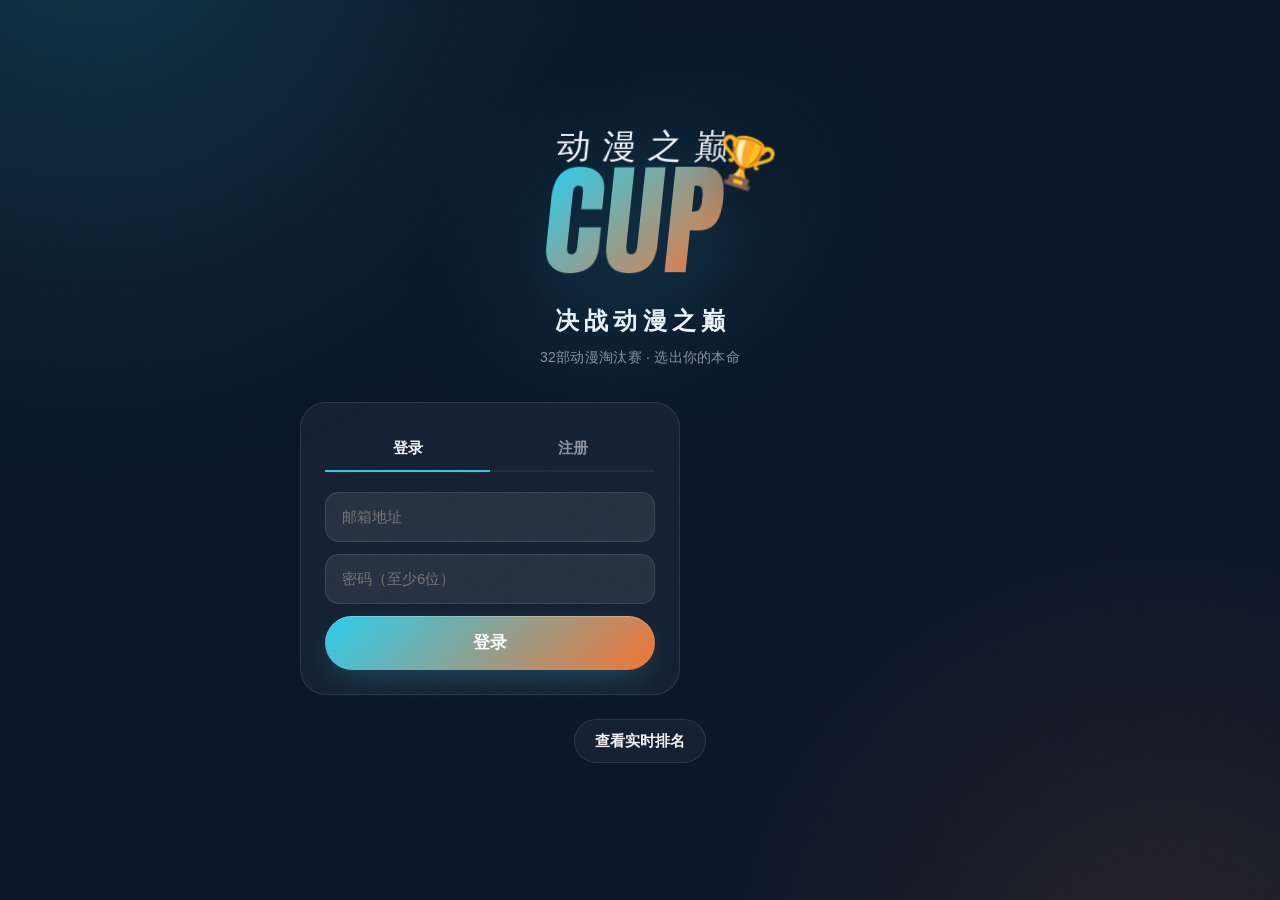
<file: index.html>
<!DOCTYPE html>
<html lang="zh-CN">
<head>
<meta charset="UTF-8">
<meta name="viewport" content="width=device-width, initial-scale=1, viewport-fit=cover">
<meta name="theme-color" content="#0a1628">
<meta name="color-scheme" content="dark">
<meta name="mobile-web-app-capable" content="yes">
<meta name="apple-mobile-web-app-capable" content="yes">
<meta name="apple-mobile-web-app-status-bar-style" content="black-translucent">
<title>决战动漫之巅</title>
<meta name="description" content="32部动漫淘汰赛投票，选出你的本命动漫！">
<meta property="og:title" content="决战动漫之巅">
<meta property="og:description" content="32部动漫淘汰赛投票，选出你的本命动漫！">
<meta property="og:type" content="website">
<link rel="icon" href="data:image/svg+xml,%3Csvg xmlns='http://www.w3.org/2000/svg' viewBox='0 0 100 100'%3E%3Ctext y='.9em' font-size='90'%3E%F0%9F%8F%86%3C/text%3E%3C/svg%3E">
<link rel="preload" href="fonts/anton-400.woff2" as="font" type="font/woff2" crossorigin>
<link rel="stylesheet" href="css/style.css?v=vote-3">
</head>
<body>
<div class="ambient" aria-hidden="true">
  <div class="blob b1"></div>
  <div class="blob b2"></div>
</div>
<div class="grain" aria-hidden="true"></div>

<main id="app"></main>
<div id="overlays"></div>
<canvas id="fx" aria-hidden="true"></canvas>

<script src="js/util.js?v=vote-3"></script>
<script src="js/tournament.js?v=vote-3"></script>
<script type="module" src="js/app.js?v=vote-3"></script>
</body>
</html>
</file>
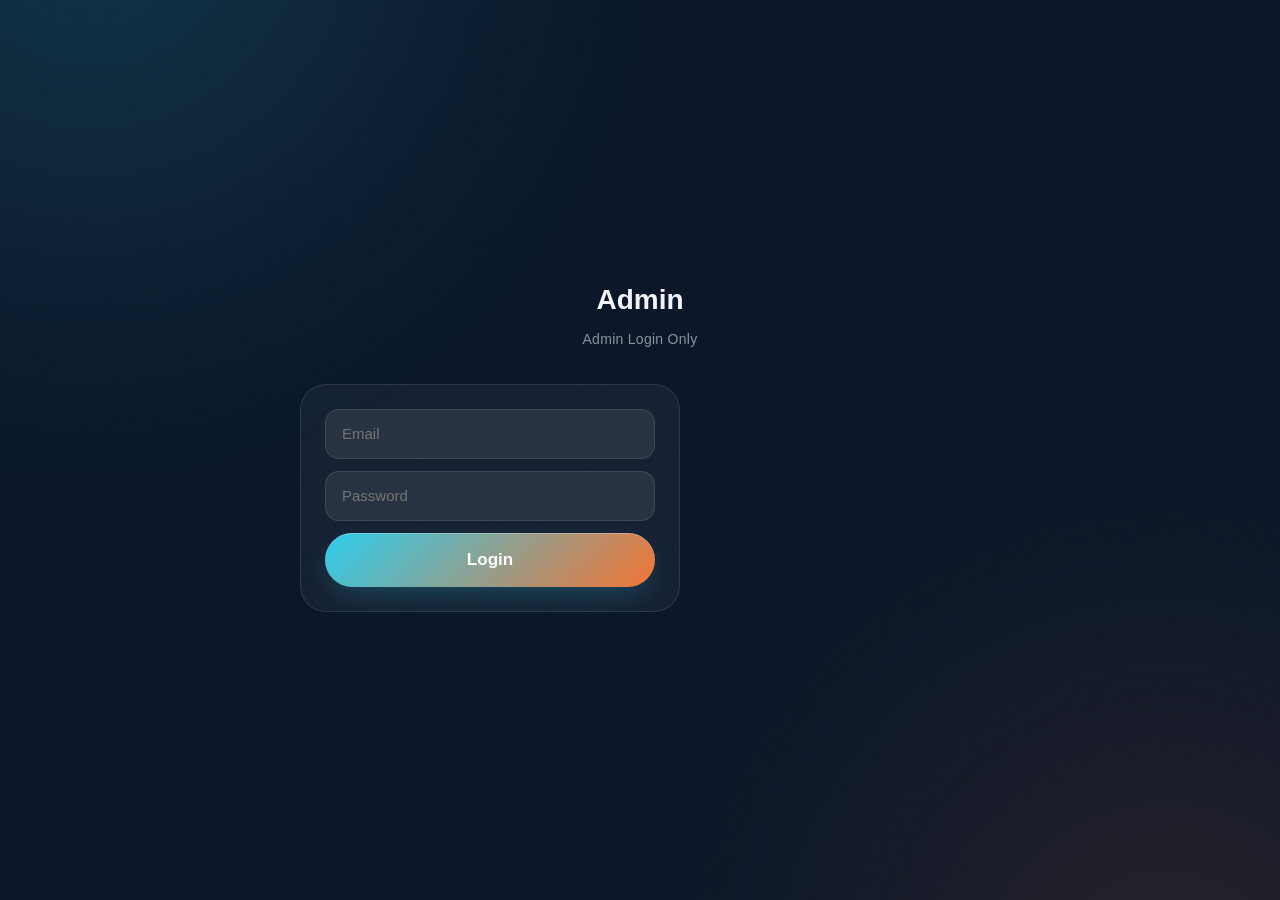
<file: admin.html>
<!DOCTYPE html>
<html lang="zh-CN">
<head>
<meta charset="UTF-8">
<meta name="viewport" content="width=device-width, initial-scale=1, viewport-fit=cover">
<meta name="theme-color" content="#0a1628">
<title>后台管理 · 决战动漫之巅</title>
<link rel="stylesheet" href="css/style.css?v=admin-2">
</head>
<body>
<div class="ambient" aria-hidden="true">
  <div class="blob b1"></div>
  <div class="blob b2"></div>
</div>
<div class="grain" aria-hidden="true"></div>
<main id="app"></main>
<div id="overlays"></div>

<script src="js/util.js?v=admin-2"></script>
<script src="js/api.js?v=admin-2"></script>
<script type="module" src="js/admin.js?v=admin-2"></script>
</body>
</html>
</file>
<file: css/style.css>
/* ============================================================
   决战动漫之巅
   深色 · 玻璃拟态 · 青-橙品牌色
   ============================================================ */

@font-face {
  font-family: "Anton";
  font-style: normal;
  font-weight: 400;
  font-display: swap;
  src: url("../fonts/anton-400.woff2") format("woff2");
  unicode-range: U+0000-00FF, U+0131, U+0152-0153, U+02BB-02BC, U+02C6, U+02DA, U+02DC, U+0304, U+0308, U+0329, U+2000-206F, U+20AC, U+2122, U+2191, U+2193, U+2212, U+2215, U+FEFF, U+FFFD;
}
@font-face {
  font-family: "Space Grotesk";
  font-style: normal;
  font-weight: 300 700;
  font-display: swap;
  src: url("../fonts/space-grotesk.woff2") format("woff2");
  unicode-range: U+0000-00FF, U+0131, U+0152-0153, U+02BB-02BC, U+02C6, U+02DA, U+02DC, U+0304, U+0308, U+0329, U+2000-206F, U+20AC, U+2122, U+2191, U+2193, U+2212, U+2215, U+FEFF, U+FFFD;
}

:root {
  --bg: #0a1628;
  --panel: rgba(255, 255, 255, .045);
  --panel-2: rgba(255, 255, 255, .08);
  --line: rgba(255, 255, 255, .1);
  --line-soft: rgba(255, 255, 255, .06);
  --txt: #f4f4f8;
  --dim: rgba(235, 235, 245, .58);
  --dim2: rgba(235, 235, 245, .34);
  --acc1: hsl(190 85% 55%);
  --acc2: hsl(20 90% 58%);
  --acc1-soft: hsl(190 85% 55% / .34);
  --acc2-soft: hsl(20 90% 58% / .26);
  --grad: linear-gradient(135deg, var(--acc1), var(--acc2));
  --r-lg: 26px;
  --r-md: 18px;
  --r-sm: 12px;
  --font-cn: -apple-system, "PingFang SC", "Noto Sans SC", "Hiragino Sans GB", "Microsoft YaHei", sans-serif;
  --font-en: "Space Grotesk", "SF Pro Display", -apple-system, sans-serif;
  --font-display: "Anton", "Space Grotesk", "Arial Narrow", sans-serif;
  --shadow-card: 0 18px 50px -18px rgb(0 0 0 / .65);
  --topbar-h: 58px;
}

* { margin: 0; padding: 0; box-sizing: border-box; -webkit-tap-highlight-color: transparent; }

html { color-scheme: dark; overflow-x: clip; }
body {
  background: var(--bg);
  color: var(--txt);
  font-family: var(--font-cn);
  font-size: 16px;
  line-height: 1.5;
  min-height: 100vh;
  min-height: 100dvh;
  overflow-x: clip;
  -webkit-font-smoothing: antialiased;
  text-rendering: optimizeLegibility;
}

button { font: inherit; color: inherit; background: none; border: 0; cursor: pointer; }
input { font: inherit; color: inherit; }
img { display: block; max-width: 100%; }
svg { display: block; }
::selection { background: var(--acc1-soft); }

.en { font-family: var(--font-en); }

/* ---------- 氛围背景 ---------- */
.ambient { position: fixed; inset: 0; z-index: -2; overflow: hidden; }
.blob {
  position: absolute;
  width: 72vmax; height: 72vmax;
  border-radius: 50%;
  filter: blur(70px);
  opacity: .5;
  transition: background 1.2s ease;
}
.b1 {
  top: -32vmax; left: -18vmax;
  background: radial-gradient(circle at 35% 35%, var(--acc1-soft), transparent 62%);
  animation: drift1 26s ease-in-out infinite alternate;
}
.b2 {
  bottom: -36vmax; right: -20vmax;
  background: radial-gradient(circle at 60% 60%, var(--acc2-soft), transparent 62%);
  animation: drift2 32s ease-in-out infinite alternate;
}
@keyframes drift1 { to { transform: translate(9vmax, 7vmax) rotate(24deg); } }
@keyframes drift2 { to { transform: translate(-8vmax, -6vmax) rotate(-18deg); } }

.grain {
  position: fixed; inset: 0; z-index: 90;
  pointer-events: none; opacity: .05;
  background-image: url("data:image/svg+xml,%3Csvg xmlns='http://www.w3.org/2000/svg' width='140' height='140'%3E%3Cfilter id='n'%3E%3CfeTurbulence type='fractalNoise' baseFrequency='0.9' numOctaves='2'/%3E%3C/filter%3E%3Crect width='140' height='140' filter='url(%23n)' opacity='.6'/%3E%3C/svg%3E");
}

#fx {
  position: fixed; inset: 0; z-index: 95;
  pointer-events: none; opacity: 0;
  transition: opacity .4s;
}

/* ---------- 顶栏 ---------- */
.topbar[hidden] { display: none; }
.topbar {
  position: fixed; top: 0; left: 0; right: 0; z-index: 40;
  height: calc(var(--topbar-h) + env(safe-area-inset-top));
  padding: env(safe-area-inset-top) 10px 0;
  display: flex; align-items: center; gap: 4px;
  background: rgb(10 16 28 / .68);
  backdrop-filter: blur(20px) saturate(1.4);
  -webkit-backdrop-filter: blur(20px) saturate(1.4);
  border-bottom: 1px solid var(--line-soft);
}
.tb-btn {
  width: 42px; height: 42px;
  display: grid; place-items: center;
  border-radius: 50%;
  color: var(--dim);
  transition: color .2s, background .2s, transform .15s;
}
.tb-btn svg { width: 21px; height: 21px; }
.tb-btn:active { transform: scale(.9); background: var(--panel-2); color: var(--txt); }
.tb-mid { flex: 1; min-width: 0; text-align: center; line-height: 1.25; }
.tb-artist {
  display: block; font-weight: 700; font-size: 14px;
  white-space: nowrap; overflow: hidden; text-overflow: ellipsis;
}
.tb-phase { display: block; font-size: 11px; color: var(--dim); letter-spacing: .04em; }
.tb-prog {
  position: absolute; left: 0; right: 0; bottom: -2px; height: 2px;
  background: rgb(255 255 255 / .06);
}
.tb-prog i {
  display: block; height: 100%;
  background: var(--grad);
  border-radius: 2px;
  transition: width .5s cubic-bezier(.2, .8, .2, 1);
  box-shadow: 0 0 12px var(--acc1-soft);
}

/* ---------- 布局骨架 ---------- */
#app { min-height: 100vh; min-height: 100dvh; display: flex; flex-direction: column; }
.screen {
  width: 100%; max-width: 520px;
  margin: 0 auto;
  padding: 20px 20px calc(40px + env(safe-area-inset-bottom));
  flex: 1; display: flex; flex-direction: column;
  animation: screenFade .4s ease both;
}
.screen.with-topbar { padding-top: calc(var(--topbar-h) + env(safe-area-inset-top) + 18px); }
.screen.with-cta { padding-bottom: calc(120px + env(safe-area-inset-bottom)); }
@keyframes screenFade { from { opacity: 0; } }
@keyframes screenIn { from { opacity: 0; transform: translateY(14px); } }
.phase-head, .draw-head, .stat-row { animation: screenIn .45s cubic-bezier(.2, .8, .2, 1) both; }

/* ---------- 通用元件 ---------- */
.pill {
  display: inline-flex; align-items: center; gap: 6px;
  padding: 5px 13px;
  border-radius: 999px;
  font-size: 12px; font-weight: 700; letter-spacing: .12em;
  color: var(--txt);
  background: var(--panel-2);
  border: 1px solid var(--line);
}
.pill.grad {
  background: var(--grad);
  border: 0;
  box-shadow: 0 4px 18px -6px var(--acc1-soft);
}
.grad-text {
  background: var(--grad);
  -webkit-background-clip: text; background-clip: text;
  color: transparent;
}
.btn {
  display: inline-flex; align-items: center; justify-content: center; gap: 8px;
  min-height: 54px;
  padding: 0 28px;
  border-radius: 999px;
  font-size: 17px; font-weight: 700;
  transition: transform .16s, box-shadow .25s, opacity .2s, filter .2s;
  user-select: none; -webkit-user-select: none;
}
.btn svg { width: 20px; height: 20px; }
.btn:active { transform: scale(.96); }
.btn.primary {
  background: var(--grad);
  color: #fff;
  box-shadow: 0 10px 32px -10px var(--acc1-soft), inset 0 1px 0 rgb(255 255 255 / .25);
}
.btn.primary:disabled {
  opacity: .38; filter: saturate(.4);
  pointer-events: none;
  box-shadow: none;
}
.btn.ghost {
  background: var(--panel);
  border: 1px solid var(--line);
  color: var(--txt);
  backdrop-filter: blur(10px);
  -webkit-backdrop-filter: blur(10px);
}
.btn.sm { min-height: 44px; padding: 0 20px; font-size: 15px; }

.cta-bar {
  position: fixed; left: 0; right: 0; bottom: 0; z-index: 30;
  padding: 14px 20px calc(16px + env(safe-area-inset-bottom));
  display: flex; justify-content: center; gap: 12px;
  background: linear-gradient(to top, rgb(10 16 28 / .96) 55%, transparent);
}
.cta-bar .btn { flex: 1; max-width: 480px; }

/* ============================================================
   首页
   ============================================================ */
.home {
  gap: 24px;
  min-height: 100vh; min-height: 100dvh;
  padding-bottom: calc(12px + env(safe-area-inset-bottom));
}
.home > .hero { margin-top: auto; }
.home > .home-foot { margin-bottom: auto; }
.hero { text-align: center; padding-top: 10px; }
@keyframes heroFloat { 50% { transform: translateY(-7px) rotate(-3deg); } }

.logo-lockup {
  position: relative;
  display: inline-block;
  margin: 0 auto;
  transform: skewX(-6deg);
  font-family: var(--font-display);
  font-weight: 400;
  text-transform: uppercase;
  line-height: 1;
  filter: drop-shadow(0 28px 70px var(--acc1-soft));
}
.logo-anime {
  display: flex; justify-content: space-between;
  font-size: clamp(28px, 7.5vw, 34px);
  color: var(--txt);
  padding: 0 .12em;
  margin-bottom: 5px;
  letter-spacing: .15em;
}
.logo-anime i { font-style: normal; }
.logo-cup {
  display: block;
  font-size: clamp(94px, 25vw, 122px);
  line-height: .9;
  letter-spacing: .015em;
  padding-right: .05em;
  background: var(--grad);
  -webkit-background-clip: text; background-clip: text;
  color: transparent;
}
.logo-badge {
  position: absolute; top: 8px; right: -38px;
  font-size: 48px; line-height: 1;
  transform: skewX(6deg) rotate(18deg);
  filter: drop-shadow(0 12px 26px rgb(0 0 0 / .55));
  animation: badgeFloat 5s ease-in-out infinite;
}
@keyframes badgeFloat {
  0%, 100% { transform: skewX(6deg) rotate(18deg); }
  50% { transform: skewX(6deg) rotate(10deg) translateY(-6px); }
}
.slogan {
  margin-top: 24px;
  font-size: clamp(20px, 5.6vw, 24px);
  font-weight: 900;
  letter-spacing: .22em;
  padding-left: .22em;
}
.tagline { margin-top: 8px; color: var(--dim); font-size: 14px; letter-spacing: .02em; }

.searchbox { position: relative; }
.search-field {
  display: flex; align-items: center; gap: 10px;
  height: 60px;
  padding: 0 20px;
  border-radius: 20px;
  background: var(--panel-2);
  border: 1px solid var(--line);
  transition: border-color .25s, box-shadow .25s;
}
.searchbox.open .search-field,
.search-field:focus-within {
  border-color: var(--acc1-soft);
  box-shadow: 0 0 0 4px hsl(from var(--acc1) h s l / .12), 0 14px 40px -18px var(--acc1-soft);
}
.search-field svg { width: 21px; height: 21px; color: var(--dim); flex: none; }
.search-field input {
  flex: 1; min-width: 0;
  background: none; border: 0; outline: 0;
  font-size: 17px;
}
.search-field input::placeholder { color: var(--dim2); }
.sug {
  position: absolute; top: calc(100% + 10px); left: 0; right: 0; z-index: 20;
  border-radius: 20px;
  background: rgb(10 20 32 / .97);
  border: 1px solid var(--line);
  backdrop-filter: blur(24px) saturate(1.4);
  -webkit-backdrop-filter: blur(24px) saturate(1.4);
  box-shadow: var(--shadow-card);
  overflow: hidden;
  animation: sugIn .22s cubic-bezier(.2, .8, .2, 1) both;
  max-height: 60vh;
  overflow-y: auto;
}
@keyframes sugIn { from { opacity: 0; transform: translateY(-6px) scale(.985); } }
.sug:empty { display: none; }
.sug-item {
  display: flex; align-items: center; gap: 13px;
  width: 100%;
  padding: 14px 18px;
  text-align: left;
  transition: background .15s;
}
.sug-item:not(:last-child) { border-bottom: 1px solid var(--line-soft); }
.sug-item:active, .sug-item:hover { background: var(--panel-2); }
.sug-item:disabled { opacity: .4; pointer-events: none; }
.sug-meta { min-width: 0; text-align: left; flex: 1; }
.sug-name { display: block; font-weight: 700; font-size: 15px; white-space: nowrap; overflow: hidden; text-overflow: ellipsis; }
.sug-genre { display: block; font-size: 12px; color: var(--dim); margin-top: 2px; }
.sug-empty { padding: 18px; text-align: center; color: var(--dim); font-size: 14px; }
.sug-add-btn { flex: none; width: 28px; height: 28px; display: grid; place-items: center; border-radius: 50%; background: var(--panel-2); color: var(--acc1); }
.sug-add-btn svg { width: 16px; height: 16px; }
.sug-added { flex: none; color: var(--acc1); font-weight: 900; font-size: 18px; }

.chips-wrap { text-align: center; }
.chips-label { font-size: 12px; color: var(--dim2); letter-spacing: .16em; margin-bottom: 12px; }
.chips { display: flex; flex-wrap: wrap; justify-content: center; gap: 9px; }
.chip {
  padding: 9px 17px;
  border-radius: 999px;
  font-size: 14px; font-weight: 500;
  background: var(--panel);
  border: 1px solid var(--line);
  transition: transform .16s, background .2s, border-color .2s;
}
.chip:active { transform: scale(.94); }
.chip:hover { background: var(--panel-2); border-color: var(--acc1-soft); }
.home-foot { text-align: center; font-size: 12px; color: var(--dim2); }

.credit { width: 100%; text-align: center; color: var(--dim2); }
.credit-name {
  font-family: var(--font-en);
  font-size: 12px; font-weight: 700; letter-spacing: .12em;
  color: var(--dim); margin-bottom: 5px;
}
.credit-desc { font-size: 11px; letter-spacing: .08em; }

/* ---------- 加载 ---------- */
.screen.loading { align-items: center; gap: 26px; min-height: 100vh; min-height: 100dvh; text-align: center; }
.screen.loading > .spinner { margin-top: auto; }
.screen.loading > div:last-child { margin-bottom: auto; }
.spinner { position: relative; width: 86px; height: 86px; }
.spinner::before, .spinner::after {
  content: ""; position: absolute; inset: 0;
  border-radius: 50%;
  border: 3px solid transparent;
}
.spinner::before {
  border-top-color: var(--acc1); border-right-color: var(--acc2);
  animation: spin 1s linear infinite;
}
.spinner::after {
  inset: 12px;
  border-bottom-color: var(--acc2);
  opacity: .55;
  animation: spin 1.6s linear infinite reverse;
}
.spinner .note { position: absolute; inset: 0; display: grid; place-items: center; }
.spinner .note svg { width: 30px; height: 30px; color: var(--txt); animation: heroFloat 2.6s ease-in-out infinite; }
@keyframes spin { to { transform: rotate(360deg); } }
.loading-artist { font-size: 22px; font-weight: 900; }
.loading-tip { color: var(--dim); font-size: 14px; min-height: 22px; transition: opacity .3s; }

.ldr {
  display: block;
  width: 15px; height: 15px;
  border-radius: 50%;
  border: 2.5px solid rgb(255 255 255 / .28);
  border-top-color: #fff;
  animation: spin .8s linear infinite;
}

/* ============================================================
   收藏页（选动漫）
   ============================================================ */
.roster-wrap { margin-top: 18px; flex: 1; }
.roster-head {
  display: flex; align-items: baseline; justify-content: space-between;
  margin-bottom: 12px;
}
.roster-head h3 { font-size: 18px; font-weight: 900; }
.roster-count {
  font-family: var(--font-en);
  font-size: 14px; font-weight: 700;
  color: var(--acc1);
  background: var(--acc1-soft);
  padding: 4px 12px;
  border-radius: 999px;
}
.roster-empty { text-align: center; color: var(--dim); font-size: 14px; padding: 24px 0; }
.need-hint { text-align: center; color: var(--dim); font-size: 13px; margin-top: 16px; }

.roster-grid { display: flex; flex-direction: column; gap: 10px; }
.roster-card {
  display: flex; align-items: center; gap: 12px;
  padding: 10px;
  border-radius: var(--r-md);
  background: var(--panel);
  border: 1px solid var(--line-soft);
  animation: screenIn .4s cubic-bezier(.2, .8, .2, 1) both;
  transition: border-color .2s, background .2s;
}
.roster-card:hover { border-color: var(--line); background: var(--panel-2); }
.rart {
  flex: none;
  width: 52px; height: 52px;
  border-radius: 12px;
  overflow: hidden;
  background: var(--panel-2);
}
.rart img { width: 100%; height: 100%; object-fit: cover; }
.rart .noart { width: 100%; height: 100%; display: grid; place-items: center; color: var(--dim2); }
.rart .noart svg { width: 22px; height: 22px; }
.rmeta { flex: 1; min-width: 0; }
.rname {
  font-size: 15px; font-weight: 700;
  white-space: nowrap; overflow: hidden; text-overflow: ellipsis;
}
.rinfo { font-size: 12px; color: var(--dim); margin-top: 2px; }
.rrating {
  display: inline-flex; align-items: center; gap: 3px;
  font-size: 12px; font-weight: 700; color: #ffd166; margin-top: 3px;
}
.rrating svg { width: 12px; height: 12px; }
.rremove {
  flex: none;
  width: 36px; height: 36px;
  display: grid; place-items: center;
  border-radius: 50%;
  color: var(--dim);
  transition: color .2s, background .2s, transform .15s;
}
.rremove svg { width: 18px; height: 18px; }
.rremove:active { transform: scale(.9); background: rgb(255 80 80 / .15); color: #ff5555; }
.rremove:hover { color: #ff5555; }

/* ============================================================
   抽签结果
   ============================================================ */
.draw-head { text-align: center; margin-bottom: 24px; }
.draw-head h2 { font-size: 30px; font-weight: 900; margin: 12px 0 6px; }
.draw-head .sub { color: var(--dim); font-size: 14px; }
.stat-row {
  display: grid; grid-template-columns: repeat(3, 1fr); gap: 10px;
  margin-bottom: 24px;
}
.stat {
  padding: 16px 8px 13px;
  text-align: center;
  border-radius: var(--r-md);
  background: var(--panel);
  border: 1px solid var(--line-soft);
}
.stat b {
  display: block;
  font-family: var(--font-display);
  font-size: 32px; font-weight: 400; line-height: 1.1;
  letter-spacing: .02em;
}
.stat span { font-size: 12px; color: var(--dim); }
.group-grid { display: grid; grid-template-columns: 1fr 1fr; gap: 12px; }
.gcard {
  min-width: 0;
  border-radius: var(--r-md);
  background: var(--panel);
  border: 1px solid var(--line-soft);
  padding: 13px 13px 11px;
  animation: screenIn .5s cubic-bezier(.2, .8, .2, 1) both;
}
.gcard-head {
  display: flex; align-items: baseline; gap: 7px;
  margin-bottom: 10px;
}
.gcard-head b {
  font-family: var(--font-display);
  font-size: 22px; font-weight: 400; font-style: italic;
}
.gcard-head span { font-size: 11px; color: var(--dim2); letter-spacing: .1em; }
.gsong { display: flex; align-items: center; gap: 9px; padding: 4.5px 0; min-width: 0; }
.gsong img, .gsong .noart {
  flex: none;
  width: 30px; height: 30px;
  border-radius: 8px;
  object-fit: cover;
  background: var(--panel-2);
}
.gsong .noart { display: grid; place-items: center; color: var(--dim2); }
.gsong .noart svg { width: 14px; height: 14px; }
.gsong span {
  flex: 1; min-width: 0;
  font-size: 12.5px;
  white-space: nowrap; overflow: hidden; text-overflow: ellipsis;
}

/* ============================================================
   阶段公共头部
   ============================================================ */
.phase-head { text-align: center; margin-bottom: 22px; }
.phase-head h2 {
  font-size: 34px; font-weight: 900;
  margin: 13px 0 5px;
  letter-spacing: .01em;
}
.phase-head h2 .en {
  font-family: var(--font-display);
  font-weight: 400;
  font-size: 1.12em;
  display: inline-block;
  transform: skewX(-8deg);
  padding: 0 .06em;
}
.phase-head .sub { color: var(--dim); font-size: 14px; }
.phase-head .count {
  font-family: var(--font-en);
  color: var(--dim);
  font-size: 13px; letter-spacing: .1em;
  margin-top: 5px;
}

/* ============================================================
   小组赛：2×2 选动漫卡
   ============================================================ */
.pick-grid { display: grid; grid-template-columns: 1fr 1fr; gap: 13px; }
.scard {
  position: relative;
  min-width: 0;
  border-radius: var(--r-md);
  background: var(--panel);
  border: 1.5px solid var(--line-soft);
  overflow: hidden;
  cursor: pointer;
  transition: transform .18s cubic-bezier(.2, .8, .2, 1), border-color .2s, box-shadow .25s, background .2s;
  animation: screenIn .45s cubic-bezier(.2, .8, .2, 1) both;
}
.scard:active { transform: scale(.96); }
.scard .art { position: relative; aspect-ratio: 1; background: var(--panel-2); }
.scard .art img { width: 100%; height: 100%; object-fit: cover; }
.scard .art .noart { position: absolute; inset: 0; display: grid; place-items: center; color: var(--dim2); }
.scard .art .noart svg { width: 34px; height: 34px; }
.scard .meta { padding: 10px 12px 12px; }
.scard .tname {
  font-size: 14.5px; font-weight: 700; line-height: 1.3;
  display: -webkit-box; -webkit-line-clamp: 2; -webkit-box-orient: vertical;
  overflow: hidden;
  min-height: 2.6em;
}
.scard .talbum {
  margin-top: 3px;
  font-size: 11.5px; color: var(--dim2);
  white-space: nowrap; overflow: hidden; text-overflow: ellipsis;
}
.check {
  position: absolute; top: 9px; right: 9px; z-index: 3;
  width: 28px; height: 28px;
  display: grid; place-items: center;
  border-radius: 50%;
  background: var(--grad);
  color: #fff;
  font-size: 15px; font-weight: 900;
  opacity: 0; transform: scale(.4);
  transition: opacity .18s, transform .22s cubic-bezier(.34, 1.56, .64, 1);
  box-shadow: 0 4px 14px -4px var(--acc1-soft);
}
.scard.picked { border-color: transparent; box-shadow: 0 0 0 2px var(--acc1), 0 14px 38px -14px var(--acc1-soft); }
.scard.picked .check { opacity: 1; transform: scale(1); }
.scard.picked .art img { filter: saturate(1.12); }

/* ============================================================
   遗珠复活赛：3 列小卡
   ============================================================ */
.wild-grid { display: grid; grid-template-columns: repeat(3, 1fr); gap: 10px; }
.wcard {
  position: relative;
  min-width: 0;
  border-radius: 14px;
  background: var(--panel);
  border: 1.5px solid var(--line-soft);
  overflow: hidden;
  cursor: pointer;
  transition: transform .16s, border-color .2s, box-shadow .2s;
  animation: screenIn .4s cubic-bezier(.2, .8, .2, 1) both;
}
.wcard:active { transform: scale(.94); }
.wcard .art { position: relative; aspect-ratio: 1; background: var(--panel-2); }
.wcard .art img { width: 100%; height: 100%; object-fit: cover; }
.wcard .art .noart { position: absolute; inset: 0; display: grid; place-items: center; color: var(--dim2); }
.wcard .art .noart svg { width: 22px; height: 22px; }
.wcard .wname {
  padding: 7px 8px 9px;
  font-size: 11.5px; font-weight: 500; line-height: 1.3;
  display: -webkit-box; -webkit-line-clamp: 2; -webkit-box-orient: vertical;
  overflow: hidden;
  min-height: 2.9em;
}
.gbadge {
  position: absolute; top: 6px; left: 6px; z-index: 2;
  min-width: 20px; height: 20px;
  padding: 0 5px;
  display: grid; place-items: center;
  border-radius: 7px;
  font-family: var(--font-en);
  font-size: 11px; font-weight: 700; font-style: italic;
  color: rgb(255 255 255 / .88);
  background: rgb(12 12 18 / .58);
  border: 1px solid rgb(255 255 255 / .16);
  backdrop-filter: blur(8px);
  -webkit-backdrop-filter: blur(8px);
}
.wcard .check { width: 24px; height: 24px; font-size: 13px; top: 6px; right: 6px; }
.wcard.picked { border-color: transparent; box-shadow: 0 0 0 2px var(--acc1), 0 12px 30px -12px var(--acc1-soft); }
.wcard.picked .check { opacity: 1; transform: scale(1); }

/* ============================================================
   淘汰赛：对决
   ============================================================ */
.duel-wrap { flex: 1; display: flex; flex-direction: column; justify-content: center; }
.duel {
  position: relative;
  display: grid; grid-template-columns: 1fr 1fr; gap: 14px;
  align-items: stretch;
}
.dcard {
  position: relative;
  min-width: 0;
  border-radius: var(--r-lg);
  background: var(--panel);
  border: 1.5px solid var(--line-soft);
  overflow: hidden;
  cursor: pointer;
  transition: transform .22s cubic-bezier(.2, .8, .2, 1), border-color .2s, box-shadow .3s, opacity .3s, filter .3s;
  animation: duelIn .5s cubic-bezier(.2, .8, .2, 1) both;
}
.dcard:nth-child(3) { animation-delay: .08s; }
@keyframes duelIn { from { opacity: 0; transform: translateY(22px) scale(.96); } }
.dcard:active { transform: scale(.965); }
.dcard .art { position: relative; aspect-ratio: 1; background: var(--panel-2); }
.dcard .art img { width: 100%; height: 100%; object-fit: cover; }
.dcard .art .noart { position: absolute; inset: 0; display: grid; place-items: center; color: var(--dim2); }
.dcard .art .noart svg { width: 44px; height: 44px; }
.dcard .meta { padding: 12px 13px 15px; }
.dcard .tname {
  font-size: 15.5px; font-weight: 900; line-height: 1.3;
  display: -webkit-box; -webkit-line-clamp: 2; -webkit-box-orient: vertical;
  overflow: hidden;
  min-height: 2.6em;
}
.dcard .talbum {
  margin-top: 4px;
  font-size: 11.5px; color: var(--dim2);
  white-space: nowrap; overflow: hidden; text-overflow: ellipsis;
}
.dcard.winner {
  border-color: transparent;
  box-shadow: 0 0 0 2.5px var(--acc1), 0 22px 60px -18px var(--acc1-soft);
  transform: scale(1.035);
  z-index: 2;
}
.dcard.loser { opacity: .32; filter: saturate(.15) brightness(.75); transform: scale(.94); }
.vs-badge {
  position: absolute; left: 50%; top: 50%; z-index: 5;
  transform: translate(-50%, -50%);
  width: 54px; height: 54px;
  display: grid; place-items: center;
  border-radius: 50%;
  background: rgb(10 16 24 / .88);
  border: 1px solid var(--line);
  backdrop-filter: blur(14px);
  -webkit-backdrop-filter: blur(14px);
  box-shadow: 0 10px 34px -8px rgb(0 0 0 / .7), 0 0 0 5px rgb(255 255 255 / .03);
  pointer-events: none;
}
.vs-badge b {
  font-family: var(--font-display);
  font-weight: 400; font-size: 18px;
  letter-spacing: .03em;
  display: inline-block;
  transform: skewX(-8deg);
  padding: 0 .06em;
  background: var(--grad);
  -webkit-background-clip: text; background-clip: text;
  color: transparent;
}
.duel-hint { text-align: center; color: var(--dim2); font-size: 12.5px; margin-top: 22px; letter-spacing: .06em; }

/* 轮次过场 */
.round-intro {
  position: fixed; inset: 0; z-index: 70;
  display: grid; place-items: center;
  background: rgb(4 10 18 / .82);
  backdrop-filter: blur(18px);
  -webkit-backdrop-filter: blur(18px);
  animation: fadeIn .25s both;
}
.round-intro.out { animation: fadeOut .3s both; }
@keyframes fadeIn { from { opacity: 0; } }
@keyframes fadeOut { to { opacity: 0; } }
.ri-box { text-align: center; animation: riPop .55s cubic-bezier(.2, .9, .3, 1.2) both; }
@keyframes riPop { from { opacity: 0; transform: scale(.7) translateY(16px); } }
.ri-box .pill { margin-bottom: 18px; }
.ri-title {
  font-size: clamp(44px, 13vw, 66px);
  font-weight: 900; line-height: 1.05;
  letter-spacing: .02em;
}
.ri-sub { margin-top: 12px; color: var(--dim); font-size: 15px; }

/* ============================================================
   冠军页
   ============================================================ */
.champ { align-items: center; text-align: center; }
.champ-crown { width: 44px; height: 44px; color: #ffd166; margin-bottom: 4px; animation: heroFloat 4s ease-in-out infinite; filter: drop-shadow(0 6px 18px rgb(255 209 102 / .45)); }
.champ-crown svg { width: 100%; height: 100%; }
.champ-label { letter-spacing: .3em; font-size: 13px; color: var(--dim); margin-bottom: 18px; }
.champ-art-wrap { position: relative; width: min(64vw, 300px); margin-bottom: 22px; }
.champ-art-wrap::before {
  content: ""; position: absolute; inset: -14%;
  background: var(--grad);
  filter: blur(48px); opacity: .4;
  border-radius: 40px;
  z-index: -1;
  animation: glowPulse 3.6s ease-in-out infinite;
}
@keyframes glowPulse { 50% { opacity: .62; transform: scale(1.05); } }
.champ-art-wrap img, .champ-art-wrap .noart {
  width: 100%; aspect-ratio: 1;
  border-radius: 30px;
  object-fit: cover;
  border: 1px solid rgb(255 255 255 / .18);
  box-shadow: 0 30px 80px -20px rgb(0 0 0 / .8);
  animation: champIn .7s cubic-bezier(.2, .9, .3, 1.1) both;
}
.champ-art-wrap .noart { display: grid; place-items: center; color: var(--dim2); background: var(--panel-2); }
.champ-art-wrap .noart svg { width: 70px; height: 70px; }
@keyframes champIn { from { opacity: 0; transform: scale(.82) rotate(-3deg); } }
.champ-title { font-size: clamp(28px, 8vw, 38px); font-weight: 900; line-height: 1.2; }
.champ-album { color: var(--dim); font-size: 14px; margin: 8px 0 26px; }
.podium {
  width: 100%;
  display: grid; grid-template-columns: 1fr 1fr; gap: 11px;
  margin-bottom: 28px;
}
.pod {
  display: flex; align-items: center; gap: 11px;
  padding: 11px;
  border-radius: var(--r-md);
  background: var(--panel);
  border: 1px solid var(--line-soft);
  text-align: left;
  min-width: 0;
}
.pod.silver { grid-column: 1 / -1; background: linear-gradient(120deg, rgb(255 255 255 / .09), var(--panel) 60%); border-color: var(--line); }
.pod img, .pod .noart { flex: none; width: 46px; height: 46px; border-radius: 11px; object-fit: cover; background: var(--panel-2); }
.pod .noart { display: grid; place-items: center; color: var(--dim2); }
.pod .noart svg { width: 20px; height: 20px; }
.pod-meta { min-width: 0; }
.pod-rank { font-size: 10.5px; letter-spacing: .14em; color: var(--dim); white-space: nowrap; overflow: hidden; text-overflow: ellipsis; }
.pod-name { font-size: 13.5px; font-weight: 700; white-space: nowrap; overflow: hidden; text-overflow: ellipsis; }
.champ-actions { width: 100%; display: flex; flex-direction: column; gap: 11px; }

/* ============================================================
   分享图弹窗
   ============================================================ */
.modal {
  position: fixed; inset: 0; z-index: 80;
  display: flex; flex-direction: column; align-items: center; justify-content: center;
  padding: calc(68px + env(safe-area-inset-top)) 20px 20px;
  background: rgb(5 9 14 / .88);
  backdrop-filter: blur(18px);
  -webkit-backdrop-filter: blur(18px);
  animation: fadeIn .25s both;
}
.modal-close {
  position: absolute; top: calc(14px + env(safe-area-inset-top)); right: 14px;
  z-index: 10;
  width: 42px; height: 42px;
  display: grid; place-items: center;
  border-radius: 50%;
  background: var(--panel-2);
  border: 1px solid var(--line);
  color: var(--txt);
}
.modal-close svg { width: 19px; height: 19px; }
.share-stage {
  width: 100%; max-width: 400px;
  flex: 1; min-height: 0;
  display: flex; align-items: center; justify-content: center;
}
.share-stage img {
  max-width: 100%; max-height: 100%;
  border-radius: 18px;
  border: 1px solid var(--line);
  box-shadow: 0 30px 90px -20px rgb(0 0 0 / .9);
  animation: champIn .5s cubic-bezier(.2, .9, .3, 1.05) both;
}
.share-loading { text-align: center; color: var(--dim); font-size: 14px; display: grid; gap: 18px; justify-items: center; }
.share-actions {
  flex: none;
  width: 100%; max-width: 400px;
  display: flex; gap: 11px;
  padding: 18px 0 calc(10px + env(safe-area-inset-bottom));
}
.share-actions .btn { flex: 1; }
.wx-hint {
  flex: none;
  color: var(--dim);
  font-size: 13.5px;
  padding: 18px 0 calc(14px + env(safe-area-inset-bottom));
}
.share-actions:has(+ .save-hint) { padding-bottom: 8px; }
.save-hint {
  flex: none;
  color: var(--dim2);
  font-size: 12.5px;
  padding-bottom: calc(14px + env(safe-area-inset-bottom));
}

/* ---------- 确认弹窗 ---------- */
.confirm-box {
  width: min(88vw, 340px);
  padding: 26px 22px 20px;
  border-radius: var(--r-lg);
  background: rgb(10 16 24 / .96);
  border: 1px solid var(--line);
  text-align: center;
  animation: riPop .35s cubic-bezier(.2, .9, .3, 1.15) both;
}
.confirm-box h4 { font-size: 18px; font-weight: 900; margin-bottom: 8px; }
.confirm-box p { color: var(--dim); font-size: 14px; margin-bottom: 22px; }
.confirm-box .row { display: flex; gap: 10px; }
.confirm-box .btn { flex: 1; min-height: 48px; font-size: 15px; }

/* ---------- Toast ---------- */
.toast {
  position: fixed; left: 50%; bottom: calc(96px + env(safe-area-inset-bottom)); z-index: 99;
  transform: translate(-50%, 16px);
  max-width: 82vw;
  padding: 11px 20px;
  border-radius: 999px;
  background: rgb(16 24 36 / .95);
  border: 1px solid var(--line);
  box-shadow: var(--shadow-card);
  font-size: 14px; font-weight: 500;
  opacity: 0;
  transition: opacity .3s, transform .35s cubic-bezier(.2, .8, .2, 1);
  pointer-events: none;
  text-align: center;
}
.toast.show { opacity: 1; transform: translate(-50%, 0); }

/* ============================================================
   桌面端适配
   ============================================================ */
@media (min-width: 760px) {
  .screen { max-width: 640px; }
  .home, .loading { max-width: 560px; }
  .pick-grid { grid-template-columns: repeat(4, 1fr); gap: 14px; }
  .scard .tname { font-size: 13.5px; }
  .wild-grid { grid-template-columns: repeat(4, 1fr); }
  .group-grid { grid-template-columns: repeat(3, 1fr); }
  .duel { gap: 26px; }
  .duel-wrap { max-width: 620px; margin: 0 auto; width: 100%; }
  .vs-badge { width: 62px; height: 62px; }
  .vs-badge b { font-size: 19px; }
  .dcard .tname { font-size: 17px; }
  .champ-actions { flex-direction: row; }
  .champ-actions .btn { flex: 1; }
  .podium { grid-template-columns: 1.2fr 1fr 1fr; }
  .pod.silver { grid-column: auto; }
  .cta-bar .btn { max-width: 400px; }
  .scard:hover { border-color: var(--line); transform: translateY(-3px); }
  .dcard:hover:not(.winner):not(.loser) { transform: translateY(-4px); border-color: var(--line); }
  .wcard:hover { border-color: var(--line); transform: translateY(-2px); }
}

@media (min-width: 1100px) {
  .screen { max-width: 720px; }
  .pick-grid { gap: 16px; }
}

/* ---------- 无障碍 ---------- */
:focus-visible { outline: 2px solid var(--acc1); outline-offset: 3px; border-radius: 6px; }
@media (prefers-reduced-motion: reduce) {
  *, *::before, *::after { animation-duration: .01ms !important; animation-iteration-count: 1 !important; transition-duration: .01ms !important; }
}

/* ============================================================
   投票系统：登录/投票/结果
   ============================================================ */

/* 登录页 */
.login-screen { justify-content: center; gap: 24px; min-height: 100vh; min-height: 100dvh; }
.login-screen .hero { margin-bottom: 10px; }

.auth-box {
  width: 100%; max-width: 380px;
  padding: 24px;
  border-radius: var(--r-lg);
  background: var(--panel);
  border: 1px solid var(--line);
}
.auth-tabs { display: flex; gap: 0; margin-bottom: 20px; }
.auth-tab {
  flex: 1; padding: 10px;
  text-align: center; font-size: 15px; font-weight: 600;
  color: var(--dim);
  border-bottom: 2px solid var(--line-soft);
  transition: color .2s, border-color .2s;
}
.auth-tab.active { color: var(--txt); border-bottom-color: var(--acc1); }
.auth-fields { display: flex; flex-direction: column; gap: 12px; }
.auth-fields input {
  height: 50px; padding: 0 16px;
  border-radius: 14px;
  background: var(--panel-2);
  border: 1px solid var(--line);
  font-size: 15px; outline: none;
  transition: border-color .2s;
}
.auth-fields input:focus { border-color: var(--acc1); }
.auth-error { color: #ff5555; font-size: 13px; margin-top: 10px; text-align: center; }

/* 投票页 */
.voting-screen { padding-top: 20px; }
.vote-head {
  text-align: center; margin-bottom: 10px;
  padding-bottom: 14px;
  border-bottom: 1px solid var(--line-soft);
}
.vote-user { font-size: 13px; color: var(--dim); display: block; margin: 6px 0 10px; }
.vote-rounds { display: flex; justify-content: center; gap: 8px; flex-wrap: wrap; }
.vr-dot {
  padding: 4px 12px;
  border-radius: 999px;
  font-size: 12px; font-weight: 600;
  background: var(--panel);
  color: var(--dim2);
  border: 1px solid var(--line-soft);
}
.vr-dot.done { background: var(--acc1-soft); color: var(--acc1); border-color: var(--acc1); }
.vr-dot.active { background: var(--grad); color: #fff; border-color: transparent; }

.match-nav {
  display: flex; align-items: center; justify-content: center;
  gap: 16px; margin-bottom: 16px;
}
.mn-btn {
  width: 40px; height: 40px;
  display: grid; place-items: center;
  border-radius: 50%;
  font-size: 18px;
  background: var(--panel-2);
  border: 1px solid var(--line);
  color: var(--txt);
  transition: background .2s;
}
.mn-btn:disabled { opacity: .3; pointer-events: none; }
.mn-btn:active { background: var(--acc1-soft); }
.mn-info { font-family: var(--font-en); font-size: 14px; color: var(--dim); min-width: 60px; text-align: center; }

/* 结果页 */
.results-screen { padding-top: 20px; }
.result-count {
  text-align: center; font-size: 14px; color: var(--dim);
  margin-bottom: 16px;
}
.rank-list { display: flex; flex-direction: column; gap: 8px; }
.rank-item {
  display: flex; align-items: center; gap: 10px;
  padding: 12px;
  border-radius: var(--r-md);
  background: var(--panel);
  border: 1px solid var(--line-soft);
  position: relative; overflow: hidden;
  animation: screenIn .4s cubic-bezier(.2, .8, .2, 1) both;
}
.rank-no {
  font-size: 20px; min-width: 36px; text-align: center;
  font-weight: 900; font-family: var(--font-en);
}
.rank-img, .rank-item .noart {
  width: 40px; height: 40px;
  border-radius: 10px;
  object-fit: cover;
  flex: none;
}
.rank-item .noart { display: grid; place-items: center; background: var(--panel-2); font-size: 18px; }
.rank-name { flex: 1; font-weight: 600; font-size: 14px; }
.rank-pts {
  font-family: var(--font-en);
  font-weight: 900; font-size: 18px;
  color: var(--acc1);
  min-width: 60px; text-align: right;
}
.rank-bar {
  position: absolute; left: 0; bottom: 0; height: 3px;
  background: var(--grad);
  border-radius: 0 3px 3px 0;
  transition: width 1s ease;
}

/* 完成页 */
.done-screen { align-items: center; text-align: center; justify-content: center; }

/* 管理页 */
.admin-screen { padding-top: 20px; }
.admin-head {
  display: flex; justify-content: space-between;
  align-items: baseline; margin-bottom: 4px;
}
.admin-head h2 { font-size: 22px; font-weight: 900; }
.admin-user { font-size: 12px; color: var(--dim); display: block; margin-top: 4px; }
.admin-count {
  font-family: var(--font-en); font-size: 16px; font-weight: 900;
  color: var(--acc1);
}
.link-btn {
  color: var(--acc1); text-decoration: underline;
  background: none; border: 0; cursor: pointer;
  font-size: inherit; padding: 0;
}
.anime-list { display: flex; flex-direction: column; gap: 8px; margin-top: 16px; }

/* 双评论框（16强） */
.comment-dual { display:flex; gap:12px; margin-top:14px; }
.cmt-side { flex:1; min-width:0; }
.cmt-side label { display:block; font-size:13px; font-weight:700; margin-bottom:6px; color:var(--acc1); overflow:hidden; text-overflow:ellipsis; white-space:nowrap; }
.cmt-side textarea {
  width:100%; min-height:60px; padding:10px 14px;
  border-radius:var(--r-md); background:var(--panel-2); border:1px solid var(--line);
  font-size:14px; color:var(--txt); resize:vertical; outline:none;
  font-family:var(--font-cn);
}
.cmt-side textarea:focus { border-color:var(--acc1); }
.cmt-side textarea::placeholder { color:var(--dim2); }

/* 配对阶段 */
.pairing-screen { padding-top: 20px; }
.pair-hint { text-align:center; color:var(--dim); font-size:14px; margin:10px 0 16px; }
.pair-grid { display:grid; grid-template-columns:repeat(4,1fr); gap:10px; margin-bottom:20px; }
.pair-card {
  text-align:center; border-radius:var(--r-md);
  background:var(--panel); border:2px solid var(--line-soft); cursor:pointer;
  transition:border-color .2s,transform .15s,box-shadow .2s;
  animation:screenIn .3s ease both;
  overflow:hidden;
}
.pair-card:active { transform:scale(.95); }
.pair-card.sel { border-color:var(--acc1); box-shadow:0 0 0 3px var(--acc1-soft); }
.pair-card .rart { aspect-ratio:3/4;overflow:hidden;background:var(--panel-2); }
.pair-card .rart img { width:100%;height:100%;object-fit:cover; }
.pair-card .rart .noart { width:100%;height:100%;display:grid;place-items:center;font-size:28px;color:var(--dim2); }
.pair-card span { display:block;font-size:12px;font-weight:600;padding:6px 6px 8px;overflow:hidden;text-overflow:ellipsis;white-space:nowrap; }

.pair-done-title { font-weight:700;font-size:15px;margin:16px 0 8px;color:var(--dim); }
.pair-done-list { display:flex;flex-wrap:wrap;gap:8px;margin-bottom:60px; }
.pair-done-item {
  display:flex;align-items:center;gap:6px;padding:8px 14px;
  border-radius:999px;font-size:13px;font-weight:600;
  background:var(--panel);border:1px solid var(--line);cursor:pointer;
  transition:background .15s;
}
.pair-done-item:hover { background:var(--panel-2); }
.pair-done-item b { font-family:var(--font-display);color:var(--acc1);font-size:12px; }
.pair-done-item span { max-width:120px;overflow:hidden;text-overflow:ellipsis;white-space:nowrap; }
}
</file>
